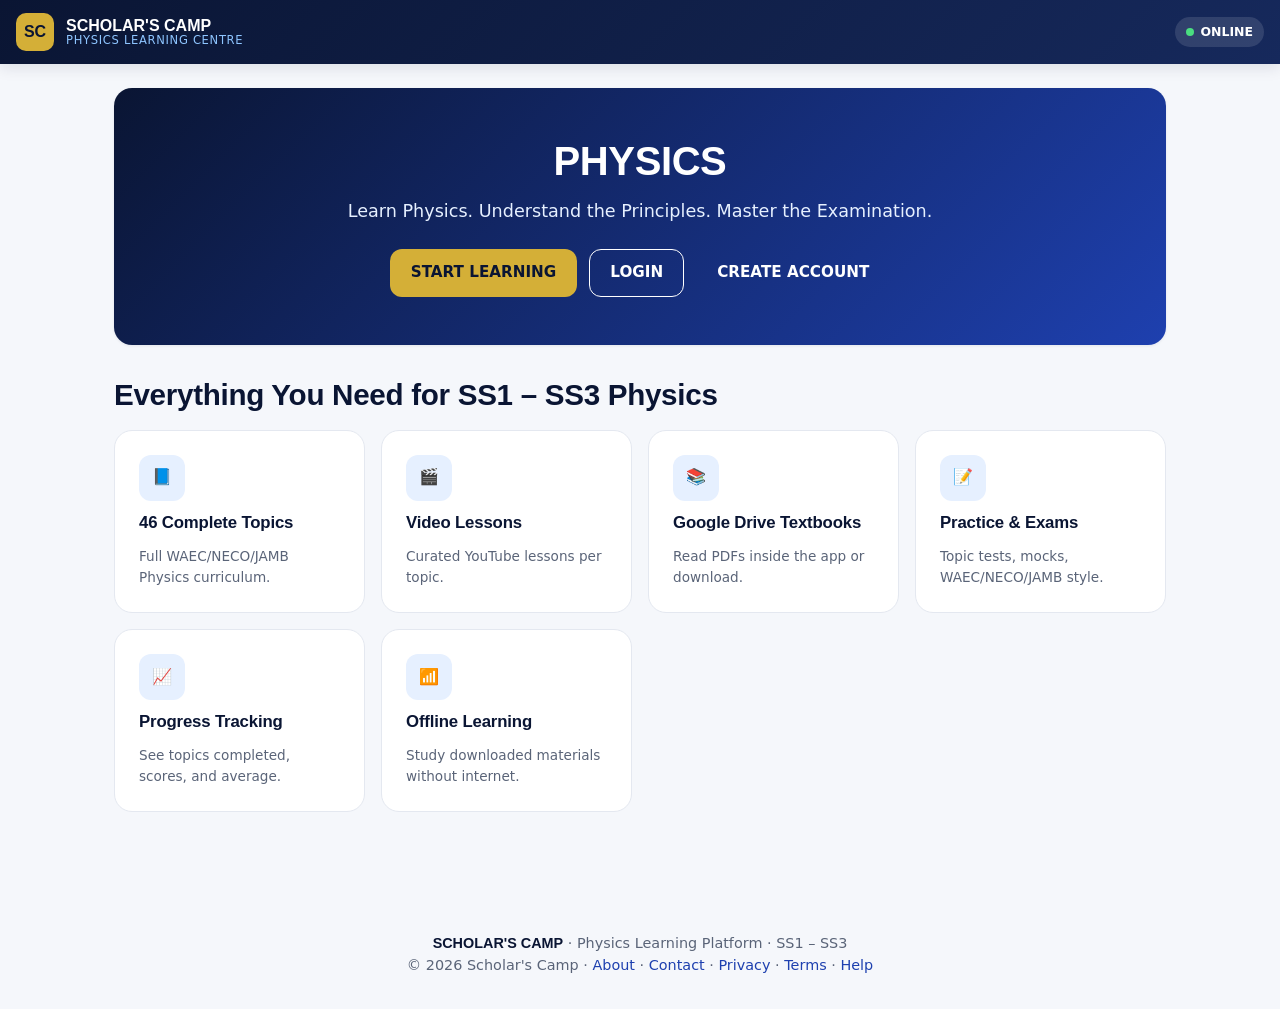
<file: index.html>
<!DOCTYPE html>
<html lang="en">
<head>
  <meta charset="UTF-8" />
  <meta name="viewport" content="width=device-width, initial-scale=1" />
  <meta name="theme-color" content="#0a1533" />
  <meta name="description" content="Scholar's Camp — Complete SS1–SS3 Physics learning platform with lessons, videos, textbooks, exams, and offline study." />
  <title>Scholar's Camp — Physics</title>
  <link rel="manifest" href="/manifest.json" />
  <link rel="icon" href="/assets/icons/icon-192.png" />
  <link rel="stylesheet" href="/css/style.css" />
  <link rel="stylesheet" href="/css/components.css" />
  <link rel="stylesheet" href="/css/responsive.css" />
</head>
<body>
  <header class="app-header">
    <a href="/" class="brand" aria-label="Scholar's Camp home">
      <div class="brand-mark">SC</div>
      <div class="brand-text">
        <strong>SCHOLAR'S CAMP</strong>
        <span>Physics Learning Centre</span>
      </div>
    </a>
    <div class="spacer"></div>
    <span class="conn-pill online" data-conn-pill><span class="dot"></span> ONLINE</span>
  </header>

  <main class="app-main" style="max-width:1100px;margin:0 auto">
    <!-- HERO -->
    <section class="card" style="
        background:linear-gradient(135deg,var(--navy-900),var(--royal-600));
        color:#fff; border:none; padding:var(--sp-7) var(--sp-5); text-align:center">
      <h1 style="color:#fff; margin-bottom:var(--sp-3)">PHYSICS</h1>
      <p style="color:var(--lightblue-100); font-size:1.1rem; max-width:640px; margin:0 auto var(--sp-5)">
        Learn Physics. Understand the Principles. Master the Examination.
      </p>
      <div style="display:flex; gap:var(--sp-3); justify-content:center; flex-wrap:wrap">
        <a href="/login.html?mode=register" class="btn btn-gold">START LEARNING</a>
        <a href="/login.html" class="btn btn-outline" style="border-color:#fff;color:#fff">LOGIN</a>
        <a href="/login.html?mode=register" class="btn btn-ghost" style="color:#fff">CREATE ACCOUNT</a>
      </div>
    </section>

    <!-- FEATURES -->
    <h2 style="margin:var(--sp-6) 0 var(--sp-4)">Everything You Need for SS1 – SS3 Physics</h2>
    <div class="grid grid-3">
      <div class="tile"><div class="icon-wrap">📘</div><h3>46 Complete Topics</h3><p>Full WAEC/NECO/JAMB Physics curriculum.</p></div>
      <div class="tile"><div class="icon-wrap">🎬</div><h3>Video Lessons</h3><p>Curated YouTube lessons per topic.</p></div>
      <div class="tile"><div class="icon-wrap">📚</div><h3>Google Drive Textbooks</h3><p>Read PDFs inside the app or download.</p></div>
      <div class="tile"><div class="icon-wrap">📝</div><h3>Practice & Exams</h3><p>Topic tests, mocks, WAEC/NECO/JAMB style.</p></div>
      <div class="tile"><div class="icon-wrap">📈</div><h3>Progress Tracking</h3><p>See topics completed, scores, and average.</p></div>
      <div class="tile"><div class="icon-wrap">📶</div><h3>Offline Learning</h3><p>Study downloaded materials without internet.</p></div>
    </div>
  </main>

  <footer style="text-align:center;padding:var(--sp-6) var(--sp-4);color:var(--grey-600);font-size:.9rem">
    <strong style="color:var(--navy-900);font-family:var(--font-display)">SCHOLAR'S CAMP</strong> · Physics Learning Platform · SS1 – SS3<br>
    © <span id="year"></span> Scholar's Camp · 
    <a href="#">About</a> · <a href="#">Contact</a> · <a href="#">Privacy</a> · <a href="#">Terms</a> · <a href="#">Help</a>
  </footer>

  <div id="toast-container"></div>

  <script type="module">
    import { initConnectionPill } from "/js/ui.js";
    import "/js/sw-register.js";
    initConnectionPill();
    document.getElementById("year").textContent = new Date().getFullYear();
  </script>
</body>
</html>
</file>
<file: css/style.css>
/* ============================================================
   SCHOLAR'S CAMP — DESIGN TOKENS
   Deep navy · Royal blue · White · Gold · Light blue accents
   ============================================================ */
:root {
  /* Colors */
  --navy-900: #0a1533;
  --navy-800: #0f1e46;
  --navy-700: #16295c;
  --royal-600: #1e40af;
  --royal-500: #2952cc;
  --royal-400: #4a6ee0;
  --lightblue-300: #8ec5ff;
  --lightblue-100: #e6f0ff;
  --gold-500: #d4af37;
  --gold-400: #e6c757;
  --gold-300: #f4d97a;
  --white: #ffffff;
  --grey-100: #f5f7fb;
  --grey-200: #e4e8f0;
  --grey-400: #97a1b5;
  --grey-600: #5a6478;
  --grey-800: #2a3145;
  --success: #1e9e5a;
  --danger:  #d63a3a;
  --warning: #e0932a;

  /* Typography */
  --font-sans: "Inter", "Segoe UI", system-ui, -apple-system, sans-serif;
  --font-display: "Poppins", "Inter", sans-serif;

  /* Spacing scale */
  --sp-1: 4px;  --sp-2: 8px;  --sp-3: 12px;
  --sp-4: 16px; --sp-5: 24px; --sp-6: 32px;
  --sp-7: 48px; --sp-8: 64px;

  /* Radius & shadow */
  --radius-sm: 6px;
  --radius-md: 12px;
  --radius-lg: 18px;
  --radius-xl: 28px;
  --shadow-sm: 0 1px 3px rgba(10,21,51,.08);
  --shadow-md: 0 4px 14px rgba(10,21,51,.10);
  --shadow-lg: 0 12px 32px rgba(10,21,51,.16);

  /* Layout */
  --sidebar-w: 260px;
  --header-h: 64px;
  --bottomnav-h: 64px;

  /* Motion */
  --transition: 180ms cubic-bezier(.4,0,.2,1);
}

/* ---------- Reset ---------- */
*, *::before, *::after { box-sizing: border-box; }
html, body { margin: 0; padding: 0; }
html { scroll-behavior: smooth; -webkit-text-size-adjust: 100%; }
body {
  font-family: var(--font-sans);
  color: var(--grey-800);
  background: var(--grey-100);
  line-height: 1.55;
  min-height: 100vh;
  overflow-x: hidden;
}
img, svg, video { max-width: 100%; display: block; }
button, input, select, textarea { font: inherit; color: inherit; }
a { color: var(--royal-600); text-decoration: none; }
a:hover { text-decoration: underline; }

/* ---------- Typography ---------- */
h1, h2, h3, h4 {
  font-family: var(--font-display);
  color: var(--navy-900);
  margin: 0 0 var(--sp-3) 0;
  line-height: 1.25;
  letter-spacing: -0.01em;
}
h1 { font-size: clamp(1.75rem, 3.5vw, 2.5rem); font-weight: 700; }
h2 { font-size: clamp(1.35rem, 2.5vw, 1.85rem); font-weight: 700; }
h3 { font-size: 1.2rem; font-weight: 600; }
h4 { font-size: 1rem; font-weight: 600; }
p  { margin: 0 0 var(--sp-3) 0; }
small { font-size: .85rem; color: var(--grey-600); }

/* ---------- Accessibility ---------- */
:focus-visible {
  outline: 3px solid var(--gold-500);
  outline-offset: 2px;
  border-radius: var(--radius-sm);
}
.sr-only {
  position: absolute; width: 1px; height: 1px;
  padding: 0; margin: -1px; overflow: hidden;
  clip: rect(0,0,0,0); white-space: nowrap; border: 0;
}
@media (prefers-reduced-motion: reduce) {
  *, *::before, *::after {
    animation-duration: .001ms !important;
    transition-duration: .001ms !important;
  }
}

/* ---------- App shell ---------- */
.app-header {
  position: sticky; top: 0; z-index: 50;
  height: var(--header-h);
  background: linear-gradient(135deg, var(--navy-900), var(--navy-700));
  color: var(--white);
  display: flex; align-items: center;
  padding: 0 var(--sp-4);
  gap: var(--sp-3);
  box-shadow: var(--shadow-md);
}
.app-header .brand {
  display: flex; align-items: center; gap: var(--sp-3);
  color: var(--white); text-decoration: none;
}
.app-header .brand-mark {
  width: 38px; height: 38px; border-radius: 10px;
  background: var(--gold-500);
  display: grid; place-items: center;
  font-weight: 800; color: var(--navy-900);
  font-family: var(--font-display);
}
.app-header .brand-text { display: flex; flex-direction: column; line-height: 1.1; }
.app-header .brand-text strong { font-family: var(--font-display); font-size: 1rem; }
.app-header .brand-text span   { font-size: .72rem; color: var(--lightblue-300); letter-spacing: .06em; text-transform: uppercase; }
.app-header .spacer { flex: 1; }

/* Online/offline pill */
.conn-pill {
  display: inline-flex; align-items: center; gap: 6px;
  padding: 5px 11px; border-radius: 999px;
  font-size: .78rem; font-weight: 600;
  background: rgba(255,255,255,.12);
  color: var(--white);
}
.conn-pill .dot { width: 8px; height: 8px; border-radius: 50%; }
.conn-pill.online  .dot { background: #4ade80; box-shadow: 0 0 0 0 #4ade80; animation: pulse 2s infinite; }
.conn-pill.offline .dot { background: var(--warning); }
@keyframes pulse {
  0%   { box-shadow: 0 0 0 0 rgba(74,222,128,.7); }
  70%  { box-shadow: 0 0 0 8px rgba(74,222,128,0); }
  100% { box-shadow: 0 0 0 0 rgba(74,222,128,0); }
}

/* Sidebar (desktop) */
.app-layout { display: flex; min-height: calc(100vh - var(--header-h)); }
.app-sidebar {
  width: var(--sidebar-w); flex-shrink: 0;
  background: var(--white);
  border-right: 1px solid var(--grey-200);
  padding: var(--sp-4);
  position: sticky; top: var(--header-h);
  height: calc(100vh - var(--header-h));
  overflow-y: auto;
}
.app-sidebar nav a {
  display: flex; align-items: center; gap: var(--sp-3);
  padding: 11px var(--sp-3);
  border-radius: var(--radius-md);
  color: var(--grey-800);
  font-weight: 500;
  text-decoration: none;
  margin-bottom: 2px;
  transition: background var(--transition), color var(--transition);
}
.app-sidebar nav a:hover { background: var(--lightblue-100); color: var(--royal-600); }
.app-sidebar nav a.active {
  background: linear-gradient(135deg, var(--royal-600), var(--royal-500));
  color: var(--white);
}
.app-sidebar nav a .icon { width: 20px; height: 20px; flex-shrink: 0; }

.app-main {
  flex: 1; min-width: 0;
  padding: var(--sp-5);
  padding-bottom: calc(var(--sp-5) + var(--bottomnav-h));
}

/* Bottom nav (mobile) */
.bottom-nav {
  display: none;
  position: fixed; bottom: 0; left: 0; right: 0;
  height: var(--bottomnav-h);
  background: var(--white);
  border-top: 1px solid var(--grey-200);
  z-index: 60;
  box-shadow: 0 -4px 14px rgba(10,21,51,.06);
}
.bottom-nav ul {
  list-style: none; margin: 0; padding: 0;
  display: flex; height: 100%;
}
.bottom-nav li { flex: 1; }
.bottom-nav a {
  display: flex; flex-direction: column;
  align-items: center; justify-content: center;
  height: 100%; gap: 2px;
  color: var(--grey-600); font-size: .7rem;
  text-decoration: none;
}
.bottom-nav a.active { color: var(--royal-600); }
.bottom-nav a .icon { width: 22px; height: 22px; }
</file>
<file: css/components.css>
/* ---------- Buttons ---------- */
.btn {
  display: inline-flex; align-items: center; justify-content: center;
  gap: var(--sp-2);
  padding: 11px 20px;
  border-radius: var(--radius-md);
  border: 1px solid transparent;
  font-weight: 600; font-size: .95rem;
  cursor: pointer;
  transition: transform var(--transition), box-shadow var(--transition), background var(--transition);
  text-decoration: none;
  min-height: 44px; /* tap target */
  white-space: nowrap;
}
.btn:active { transform: translateY(1px); }
.btn-primary { background: var(--royal-600); color: var(--white); }
.btn-primary:hover { background: var(--royal-500); box-shadow: var(--shadow-md); text-decoration: none; }
.btn-gold { background: var(--gold-500); color: var(--navy-900); }
.btn-gold:hover { background: var(--gold-400); text-decoration: none; }
.btn-outline { background: transparent; border-color: var(--royal-600); color: var(--royal-600); }
.btn-outline:hover { background: var(--lightblue-100); text-decoration: none; }
.btn-ghost { background: transparent; color: var(--grey-800); }
.btn-ghost:hover { background: var(--grey-100); text-decoration: none; }
.btn-danger { background: var(--danger); color: var(--white); }
.btn-block { width: 100%; }
.btn-sm { padding: 7px 13px; font-size: .85rem; min-height: 36px; }
.btn[disabled] { opacity: .55; cursor: not-allowed; }

/* ---------- Cards ---------- */
.card {
  background: var(--white);
  border-radius: var(--radius-lg);
  padding: var(--sp-5);
  box-shadow: var(--shadow-sm);
  border: 1px solid var(--grey-200);
  transition: transform var(--transition), box-shadow var(--transition);
}
.card-hover:hover { transform: translateY(-3px); box-shadow: var(--shadow-lg); }
.card-title { font-family: var(--font-display); font-weight: 700; color: var(--navy-900); margin: 0 0 var(--sp-2); }
.card-desc  { color: var(--grey-600); font-size: .92rem; margin: 0; }

/* Dashboard stat card */
.stat-card {
  background: linear-gradient(135deg, var(--navy-900), var(--navy-700));
  color: var(--white);
  border-radius: var(--radius-lg);
  padding: var(--sp-5);
  position: relative; overflow: hidden;
}
.stat-card .value { font-family: var(--font-display); font-size: 2rem; font-weight: 700; }
.stat-card .label { font-size: .85rem; color: var(--lightblue-300); text-transform: uppercase; letter-spacing: .06em; }

/* Action tile */
.tile {
  display: flex; flex-direction: column; gap: var(--sp-3);
  background: var(--white);
  border-radius: var(--radius-lg);
  padding: var(--sp-5);
  border: 1px solid var(--grey-200);
  text-decoration: none; color: inherit;
  transition: transform var(--transition), box-shadow var(--transition), border-color var(--transition);
  min-height: 140px;
}
.tile:hover { transform: translateY(-3px); box-shadow: var(--shadow-lg); border-color: var(--royal-400); text-decoration: none; }
.tile .icon-wrap {
  width: 46px; height: 46px; border-radius: 12px;
  display: grid; place-items: center;
  background: var(--lightblue-100); color: var(--royal-600);
}
.tile h3 { margin: 0; font-size: 1.05rem; }
.tile p  { margin: 0; color: var(--grey-600); font-size: .85rem; }

/* ---------- Progress bar ---------- */
.progress {
  height: 10px; background: var(--grey-200);
  border-radius: 999px; overflow: hidden;
}
.progress > span {
  display: block; height: 100%;
  background: linear-gradient(90deg, var(--royal-500), var(--gold-500));
  border-radius: 999px;
  transition: width 600ms cubic-bezier(.4,0,.2,1);
}
.progress-lg { height: 16px; }

/* ---------- Forms ---------- */
.field { margin-bottom: var(--sp-4); }
.field label {
  display: block; font-weight: 600; font-size: .88rem;
  color: var(--navy-800); margin-bottom: 6px;
}
.field input,
.field select,
.field textarea {
  width: 100%;
  padding: 11px 14px;
  border: 1.5px solid var(--grey-200);
  border-radius: var(--radius-md);
  background: var(--white);
  transition: border-color var(--transition), box-shadow var(--transition);
  font-size: .95rem;
}
.field input:focus,
.field select:focus,
.field textarea:focus {
  outline: none; border-color: var(--royal-500);
  box-shadow: 0 0 0 4px rgba(41,82,204,.12);
}
.field .hint { font-size: .78rem; color: var(--grey-600); margin-top: 4px; }
.field .error { color: var(--danger); font-size: .82rem; margin-top: 4px; }

/* ---------- Toast ---------- */
#toast-container {
  position: fixed; top: calc(var(--header-h) + 12px); right: 12px;
  z-index: 9999; display: flex; flex-direction: column; gap: 8px;
  max-width: 360px; width: calc(100% - 24px);
  pointer-events: none;
}
.toast {
  background: var(--white);
  border-left: 5px solid var(--royal-600);
  border-radius: var(--radius-md);
  box-shadow: var(--shadow-lg);
  padding: 13px 16px;
  display: flex; gap: 10px; align-items: flex-start;
  animation: slideIn 240ms ease-out;
  pointer-events: auto;
}
.toast.success { border-color: var(--success); }
.toast.error   { border-color: var(--danger); }
.toast.warn    { border-color: var(--warning); }
.toast strong { display: block; font-size: .92rem; }
.toast p { margin: 2px 0 0; font-size: .84rem; color: var(--grey-600); }
@keyframes slideIn { from { transform: translateX(20px); opacity: 0; } to { transform: none; opacity: 1; } }

/* ---------- Modal ---------- */
.modal-backdrop {
  position: fixed; inset: 0; background: rgba(10,21,51,.55);
  backdrop-filter: blur(3px);
  z-index: 9000; display: none;
  align-items: center; justify-content: center;
  padding: var(--sp-4);
}
.modal-backdrop.open { display: flex; }
.modal {
  background: var(--white); border-radius: var(--radius-lg);
  max-width: 560px; width: 100%;
  max-height: 90vh; overflow-y: auto;
  box-shadow: var(--shadow-lg);
  animation: pop 200ms ease-out;
}
.modal-head {
  display: flex; align-items: center; justify-content: space-between;
  padding: var(--sp-4) var(--sp-5);
  border-bottom: 1px solid var(--grey-200);
}
.modal-body { padding: var(--sp-5); }
.modal-foot {
  display: flex; gap: var(--sp-2); justify-content: flex-end;
  padding: var(--sp-4) var(--sp-5);
  border-top: 1px solid var(--grey-200);
}
@keyframes pop { from { transform: scale(.96); opacity: 0; } to { transform: none; opacity: 1; } }

/* ---------- Loader ---------- */
.spinner {
  width: 22px; height: 22px;
  border: 3px solid var(--grey-200);
  border-top-color: var(--royal-600);
  border-radius: 50%;
  animation: spin 700ms linear infinite;
}
@keyframes spin { to { transform: rotate(360deg); } }

.skeleton {
  background: linear-gradient(90deg, var(--grey-100) 25%, var(--grey-200) 50%, var(--grey-100) 75%);
  background-size: 200% 100%;
  animation: shimmer 1.4s infinite;
  border-radius: var(--radius-sm);
  min-height: 1em;
}
@keyframes shimmer { from { background-position: 200% 0; } to { background-position: -200% 0; } }

/* ---------- Grids ---------- */
.grid { display: grid; gap: var(--sp-4); }
.grid-2 { grid-template-columns: repeat(auto-fit, minmax(260px, 1fr)); }
.grid-3 { grid-template-columns: repeat(auto-fit, minmax(220px, 1fr)); }
.grid-4 { grid-template-columns: repeat(auto-fit, minmax(180px, 1fr)); }
/* ---------- YouTube facade / video placeholder ---------- */
.video-placeholder {
  border: 2px dashed var(--grey-200);
  border-radius: var(--radius-md);
  padding: var(--sp-6) var(--sp-4);
  text-align: center;
  background: var(--grey-100);
  color: var(--navy-900);
}
.yt-facade:hover .yt-play > span > span { transform: scale(1.08); }
.yt-facade .yt-play > span > span { transition: transform var(--transition); }
/* ---------- Topics list ---------- */
.topic-card {
  cursor: pointer;
  display: flex; flex-direction: column;
}
.topic-card-head { display: flex; gap: var(--sp-3); align-items: flex-start; }
.topic-num {
  flex-shrink: 0;
  width: 42px; height: 42px; border-radius: 12px;
  display: grid; place-items: center;
  background: linear-gradient(135deg, var(--royal-600), var(--royal-400));
  color: #fff; font-weight: 800; font-family: var(--font-display);
}
.topic-meta { display: flex; gap: 6px; flex-wrap: wrap; margin-top: 4px; }
.pill {
  display: inline-block;
  padding: 3px 10px;
  font-size: .72rem;
  font-weight: 700;
  border-radius: 999px;
  letter-spacing: .03em;
  background: var(--lightblue-100);
  color: var(--royal-600);
}
.pill-class    { background: var(--navy-900); color: var(--gold-500); }
.pill-success  { background: rgba(30,158,90,.12); color: var(--success); }
.pill-gold     { background: rgba(212,175,55,.18); color: #8a6c14; }
.pill-danger   { background: rgba(214,58,58,.12); color: var(--danger); }

/* Filter chip row */
.chip-row {
  display: flex; gap: 8px; flex-wrap: wrap;
  margin-bottom: var(--sp-4);
}
.chip {
  padding: 8px 14px;
  border-radius: 999px;
  border: 1.5px solid var(--grey-200);
  background: var(--white);
  color: var(--grey-600);
  font-size: .85rem; font-weight: 600;
  cursor: pointer;
  transition: all var(--transition);
}
.chip:hover { border-color: var(--royal-400); color: var(--royal-600); }
.chip.active {
  background: var(--navy-900); color: #fff; border-color: var(--navy-900);
}
/* ---------- Topic detail ---------- */
.topic-section { margin-bottom: var(--sp-5); }
.topic-actions { margin-bottom: var(--sp-5); }

.formula-grid { display: grid; gap: var(--sp-3); grid-template-columns: repeat(auto-fit, minmax(220px, 1fr)); }
.formula-card {
  background: var(--lightblue-100);
  border-radius: var(--radius-md);
  padding: var(--sp-4);
  border-left: 4px solid var(--royal-600);
}
.formula-card code {
  font-family: "JetBrains Mono", "Courier New", monospace;
  font-size: 1.05rem; font-weight: 700;
  color: var(--navy-900);
}

.example-card {
  padding: var(--sp-4);
  border: 1px solid var(--grey-200);
  border-radius: var(--radius-md);
  margin-bottom: var(--sp-3);
  background: var(--white);
}

#topic-nav {
  display: flex;
  justify-content: space-between;
  gap: var(--sp-3);
  margin-top: var(--sp-5);
  flex-wrap: wrap;
}
#topic-nav a { flex: 1 1 180px; min-width: 0; overflow: hidden; text-overflow: ellipsis; white-space: nowrap; }
</file>
<file: css/responsive.css>
/* Mobile-first: hide sidebar, show bottom nav */
@media (max-width: 900px) {
  .app-sidebar { display: none; }
  .bottom-nav  { display: block; }
  .app-main    { padding: var(--sp-4); padding-bottom: calc(var(--bottomnav-h) + var(--sp-4)); }
}
@media (max-width: 480px) {
  .app-header { padding: 0 var(--sp-3); }
  .app-header .brand-text span { display: none; }
  h1 { font-size: 1.55rem; }
  h2 { font-size: 1.2rem; }
  .card, .tile, .stat-card { padding: var(--sp-4); }
  .modal { border-radius: var(--radius-md); }
}
@media (min-width: 901px) {
  #toast-container { top: 76px; right: 20px; }
}
</file>
